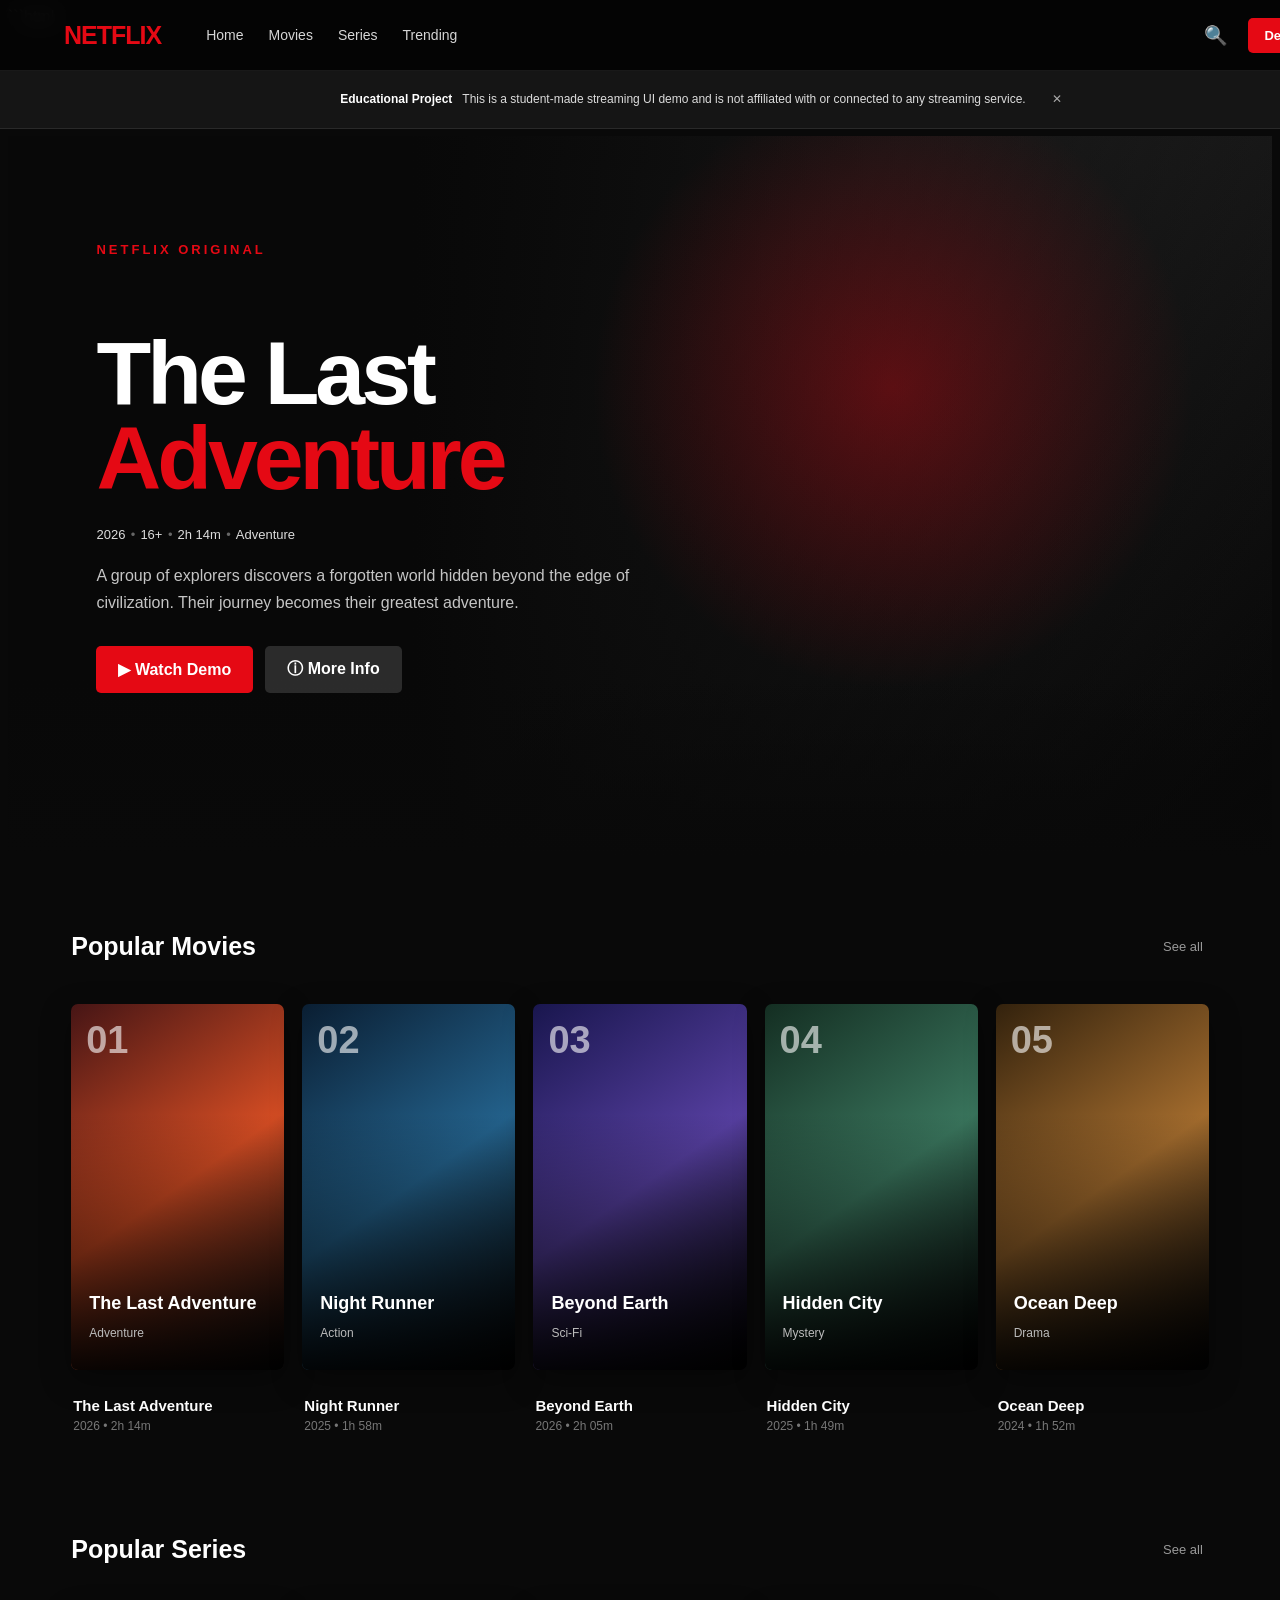
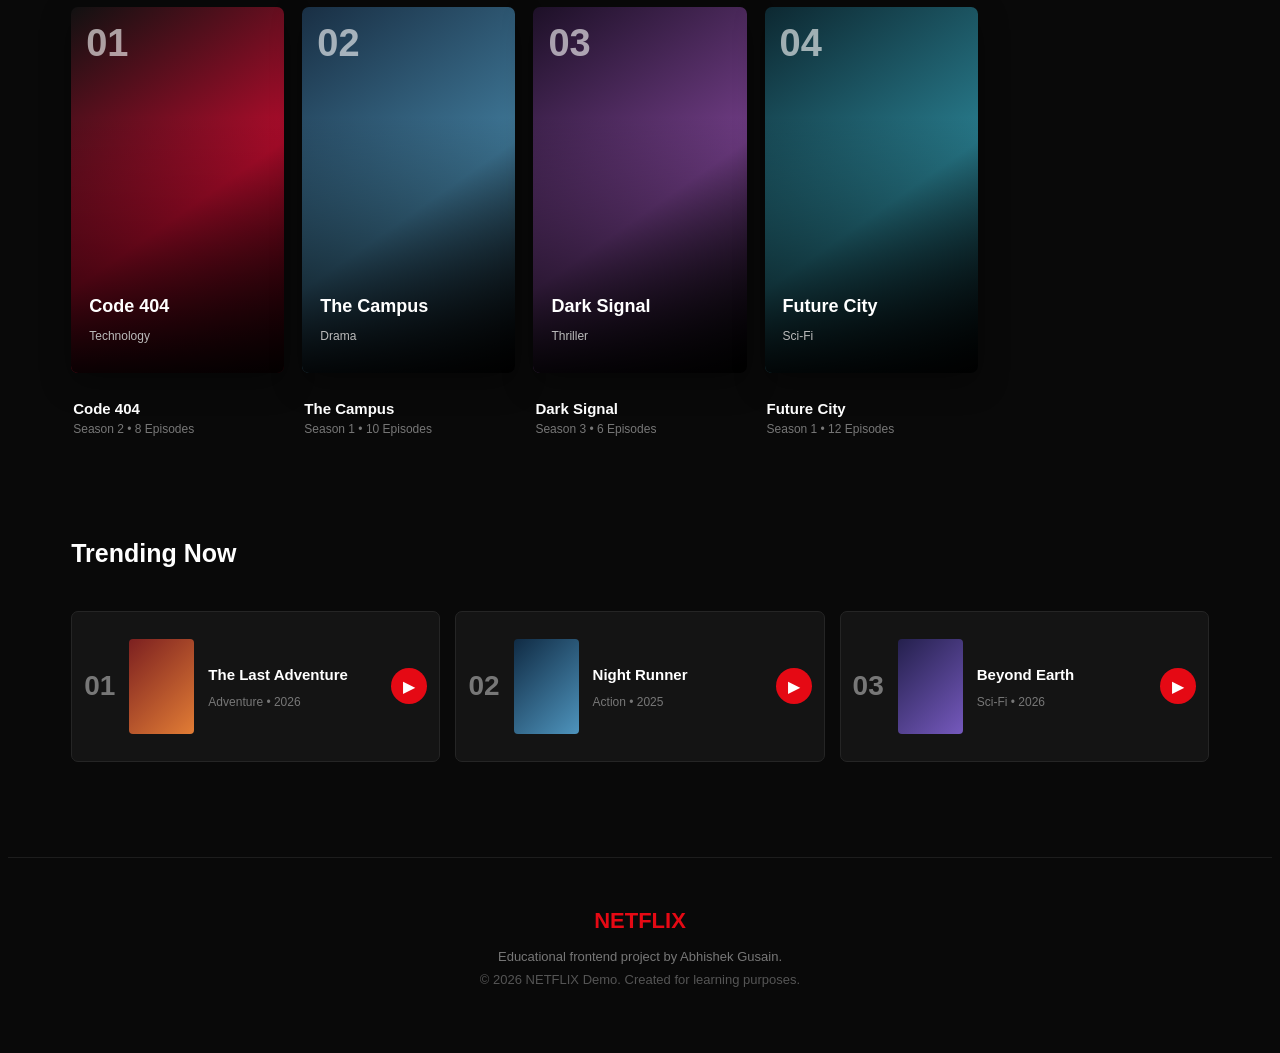
<file: index.html>
```html
<!DOCTYPE html>
<html lang="en">
<head>
    <meta charset="UTF-8">
    <meta name="viewport" content="width=device-width, initial-scale=1.0">

    <meta name="description"
          content="StreamBox - Educational streaming platform UI project built with HTML, CSS and JavaScript.">

    <meta name="robots" content="index, follow">

    <title>NETFLIX | Educational Streaming Demo</title>

    <link rel="stylesheet" href="NETFLIX.css">
</head>

<body>

    <!-- ================= HEADER ================= -->
    <header class="navbar">

        <div class="nav-left"> <a href="#" class="logo" id="logo"> <span>NETFLIX</span> </a>

            <nav class="nav-links">
                <a href="#home">Home</a>
                <a href="#movies">Movies</a>
                <a href="#series">Series</a>
                <a href="#trending">Trending</a>
            </nav>
        </div>

        <div class="nav-right">

            <button class="search-btn" id="searchBtn" aria-label="Search">
                🔍
            </button>

            <button class="demo-btn" id="demoBtn">
                Demo Info
            </button>

        </div>

    </header>


    <!-- ================= SEARCH ================= -->
    <div class="search-box" id="searchBox">

        <input
            type="text"
            id="searchInput"
            placeholder="Search movies and series..."
            autocomplete="off"
        >

        <button id="closeSearch" aria-label="Close search">
            ✕
        </button>

    </div>


    <!-- ================= DEMO NOTICE ================= -->
    <div class="project-notice">
        <strong>Educational Project</strong>
        <span>
            This is a student-made streaming UI demo and is not affiliated with
            or connected to any streaming service.
        </span>

        <button id="closeNotice" aria-label="Close notice">
            ✕
        </button>
    </div>


    <!-- ================= HERO ================= -->
    <main id="home">

        <section class="hero">

            <div class="hero-overlay"></div>

            <div class="hero-content">

                <p class="small-label">
                    NETFLIX ORIGINAL
                </p>

                <h1>
                    The Last<br>
                    <span>Adventure</span>
                </h1>

                <div class="hero-meta">
                    <span>2026</span>
                    <span>16+</span>
                    <span>2h 14m</span>
                    <span>Adventure</span>
                </div>

                <p class="hero-description">
                    A group of explorers discovers a forgotten world hidden
                    beyond the edge of civilization. Their journey becomes
                    their greatest adventure.
                </p>

                <div class="hero-buttons">

                    <button class="primary-btn" id="watchHero">
                        ▶ Watch Demo
                    </button>

                    <button class="secondary-btn" id="moreInfo">
                        ⓘ More Info
                    </button>

                </div>

            </div>

        </section>


        <!-- ================= MOVIES ================= -->
        <section class="content-section" id="movies">

            <div class="section-heading">
                <h2>Popular Movies</h2>
                <button class="see-all" data-section="movies">
                    See all
                </button>
            </div>

            <div class="movie-row" id="movieRow">

                <article class="movie-card"
                         data-title="The Last Adventure"
                         data-category="Adventure">

                    <div class="poster poster-one">
                        <span class="poster-number">01</span>
                        <div>
                            <h3>The Last Adventure</h3>
                            <p>Adventure</p>
                        </div>
                    </div>

                    <div class="card-info">
                        <h3>The Last Adventure</h3>
                        <span>2026 • 2h 14m</span>
                    </div>

                </article>


                <article class="movie-card"
                         data-title="Night Runner"
                         data-category="Action">

                    <div class="poster poster-two">
                        <span class="poster-number">02</span>
                        <div>
                            <h3>Night Runner</h3>
                            <p>Action</p>
                        </div>
                    </div>

                    <div class="card-info">
                        <h3>Night Runner</h3>
                        <span>2025 • 1h 58m</span>
                    </div>

                </article>


                <article class="movie-card"
                         data-title="Beyond Earth"
                         data-category="Sci-Fi">

                    <div class="poster poster-three">
                        <span class="poster-number">03</span>
                        <div>
                            <h3>Beyond Earth</h3>
                            <p>Sci-Fi</p>
                        </div>
                    </div>

                    <div class="card-info">
                        <h3>Beyond Earth</h3>
                        <span>2026 • 2h 05m</span>
                    </div>

                </article>


                <article class="movie-card"
                         data-title="Hidden City"
                         data-category="Mystery">

                    <div class="poster poster-four">
                        <span class="poster-number">04</span>
                        <div>
                            <h3>Hidden City</h3>
                            <p>Mystery</p>
                        </div>
                    </div>

                    <div class="card-info">
                        <h3>Hidden City</h3>
                        <span>2025 • 1h 49m</span>
                    </div>

                </article>


                <article class="movie-card"
                         data-title="Ocean Deep"
                         data-category="Drama">

                    <div class="poster poster-five">
                        <span class="poster-number">05</span>
                        <div>
                            <h3>Ocean Deep</h3>
                            <p>Drama</p>
                        </div>
                    </div>

                    <div class="card-info">
                        <h3>Ocean Deep</h3>
                        <span>2024 • 1h 52m</span>
                    </div>

                </article>

            </div>

        </section>


        <!-- ================= SERIES ================= -->
        <section class="content-section" id="series">

            <div class="section-heading">
                <h2>Popular Series</h2>
                <button class="see-all">
                    See all
                </button>
            </div>

            <div class="movie-row">

                <article class="movie-card"
                         data-title="Code 404"
                         data-category="Technology">

                    <div class="poster series-one">
                        <span class="poster-number">01</span>
                        <div>
                            <h3>Code 404</h3>
                            <p>Technology</p>
                        </div>
                    </div>

                    <div class="card-info">
                        <h3>Code 404</h3>
                        <span>Season 2 • 8 Episodes</span>
                    </div>

                </article>


                <article class="movie-card"
                         data-title="The Campus"
                         data-category="Drama">

                    <div class="poster series-two">
                        <span class="poster-number">02</span>
                        <div>
                            <h3>The Campus</h3>
                            <p>Drama</p>
                        </div>
                    </div>

                    <div class="card-info">
                        <h3>The Campus</h3>
                        <span>Season 1 • 10 Episodes</span>
                    </div>

                </article>


                <article class="movie-card"
                         data-title="Dark Signal"
                         data-category="Thriller">

                    <div class="poster series-three">
                        <span class="poster-number">03</span>
                        <div>
                            <h3>Dark Signal</h3>
                            <p>Thriller</p>
                        </div>
                    </div>

                    <div class="card-info">
                        <h3>Dark Signal</h3>
                        <span>Season 3 • 6 Episodes</span>
                    </div>

                </article>


                <article class="movie-card"
                         data-title="Future City"
                         data-category="Sci-Fi">

                    <div class="poster series-four">
                        <span class="poster-number">04</span>
                        <div>
                            <h3>Future City</h3>
                            <p>Sci-Fi</p>
                        </div>
                    </div>

                    <div class="card-info">
                        <h3>Future City</h3>
                        <span>Season 1 • 12 Episodes</span>
                    </div>

                </article>

            </div>

        </section>


        <!-- ================= TRENDING ================= -->
        <section class="content-section" id="trending">

            <div class="section-heading">
                <h2>Trending Now</h2>
            </div>

            <div class="trending-list">

                <div class="trending-item">
                    <span class="rank">01</span>
                    <div class="trend-poster trend-one"></div>
                    <div class="trend-info">
                        <h3>The Last Adventure</h3>
                        <p>Adventure • 2026</p>
                    </div>
                    <button class="play-small">▶</button>
                </div>

                <div class="trending-item">
                    <span class="rank">02</span>
                    <div class="trend-poster trend-two"></div>
                    <div class="trend-info">
                        <h3>Night Runner</h3>
                        <p>Action • 2025</p>
                    </div>
                    <button class="play-small">▶</button>
                </div>

                <div class="trending-item">
                    <span class="rank">03</span>
                    <div class="trend-poster trend-three"></div>
                    <div class="trend-info">
                        <h3>Beyond Earth</h3>
                        <p>Sci-Fi • 2026</p>
                    </div>
                    <button class="play-small">▶</button>
                </div>

            </div>

        </section>

    </main>


    <!-- ================= MODAL ================= -->
    <div class="modal" id="infoModal">

        <div class="modal-content">

            <button class="modal-close" id="modalClose">
                ✕
            </button>

            <span class="modal-label">
                EDUCATIONAL DEMO
            </span>

            <h2>About NETFLIX</h2>

            <p>
                NETFLIX is a frontend streaming-platform concept created
                for learning HTML, CSS and JavaScript.
            </p>

            <p>
                No real account, password, payment information or personal
                credentials are requested or stored by this demo.
            </p>

            <button class="primary-btn" id="modalOkay">
                Got it
            </button>

        </div>

    </div>


    <!-- ================= FOOTER ================= -->
    <footer>

        <div class="footer-logo">
            <span>NETFLIX</span>
        </div>

        <p>
            Educational frontend project by Abhishek Gusain.
        </p>

        <p class="copyright">
            © 2026 NETFLIX Demo. Created for learning purposes.
        </p>

    </footer>


    <script src="NETFLIX.js"></script>

</body>
</html>
</file>
<file: NETFLIX.css>
```css
/* =====================================================
   STREAMBOX - EDUCATIONAL STREAMING UI
   ===================================================== */

* {
    margin: 0;
    padding: 0;
    box-sizing: border-box;
}

html {
    scroll-behavior: smooth;
}

body {
    background: #090909;
    color: #ffffff;
    font-family: Arial, Helvetica, sans-serif;
    overflow-x: hidden;
}

button,
a,
input {
    font: inherit;
}

button {
    cursor: pointer;
}

a {
    color: inherit;
    text-decoration: none;
}


/* =====================================================
   NAVBAR
   ===================================================== */

.navbar {
    position: fixed;
    top: 0;
    left: 0;
    width: 100%;
    height: 70px;
    padding: 0 5%;
    display: flex;
    justify-content: space-between;
    align-items: center;
    z-index: 1000;
    background: rgba(5, 5, 5, 0.92);
    border-bottom: 1px solid rgba(255, 255, 255, 0.08);
    backdrop-filter: blur(10px);
}

.nav-left {
    display: flex;
    align-items: center;
    gap: 45px;
}

.logo {
    font-size: 25px;
    font-weight: 900;
    letter-spacing: -1px;
}

.logo span,
.footer-logo span {
    color: #e50914;
}

.nav-links {
    display: flex;
    gap: 25px;
}

.nav-links a {
    color: #d6d6d6;
    font-size: 14px;
    transition: 0.25s;
}

.nav-links a:hover {
    color: #ffffff;
}

.nav-right {
    display: flex;
    align-items: center;
    gap: 12px;
}

.search-btn,
.demo-btn {
    border: none;
    border-radius: 5px;
}

.search-btn {
    width: 40px;
    height: 40px;
    color: #ffffff;
    background: transparent;
    font-size: 19px;
}

.search-btn:hover {
    background: rgba(255, 255, 255, 0.1);
}

.demo-btn {
    padding: 10px 16px;
    color: #ffffff;
    background: #e50914;
    font-size: 13px;
    font-weight: 700;
}

.demo-btn:hover {
    background: #b20710;
}


/* =====================================================
   SEARCH
   ===================================================== */

.search-box {
    position: fixed;
    top: 70px;
    right: 5%;
    width: 350px;
    padding: 12px;
    display: none;
    align-items: center;
    gap: 8px;
    z-index: 999;
    background: #181818;
    border: 1px solid #333;
    border-radius: 7px;
}

.search-box.active {
    display: flex;
}

.search-box input {
    flex: 1;
    min-width: 0;
    padding: 11px 13px;
    color: #ffffff;
    background: #252525;
    border: 1px solid #444;
    border-radius: 5px;
    outline: none;
}

.search-box input:focus {
    border-color: #777;
}

.search-box button {
    border: none;
    color: #ffffff;
    background: transparent;
    font-size: 18px;
}


/* =====================================================
   PROJECT NOTICE
   ===================================================== */

.project-notice {
    position: fixed;
    top: 70px;
    left: 0;
    width: 100%;
    min-height: 40px;
    padding: 9px 5%;
    display: flex;
    justify-content: center;
    align-items: center;
    gap: 10px;
    z-index: 900;
    color: #dcdcdc;
    background: #151515;
    border-bottom: 1px solid #292929;
    font-size: 12px;
    text-align: center;
}

.project-notice strong {
    color: #ffffff;
}

.project-notice button {
    border: none;
    color: #aaa;
    background: transparent;
    margin-left: 10px;
}


/* =====================================================
   HERO
   ===================================================== */

.hero {
    min-height: 720px;
    margin-top: 110px;
    position: relative;
    display: flex;
    align-items: center;
    overflow: hidden;

    background:
        radial-gradient(
            circle at 70% 35%,
            rgba(229, 9, 20, 0.35),
            transparent 30%
        ),
        linear-gradient(
            90deg,
            #080808 0%,
            #080808 32%,
            rgba(8, 8, 8, 0.7) 58%,
            rgba(8, 8, 8, 0.15) 100%
        ),
        linear-gradient(
            135deg,
            #111111,
            #252525 45%,
            #050505
        );
}

.hero::after {
    content: "";
    position: absolute;
    inset: auto 0 0;
    height: 180px;
    background: linear-gradient(transparent, #090909);
}

.hero-content {
    position: relative;
    z-index: 2;
    width: min(620px, 90%);
    margin-left: 7%;
    padding-bottom: 70px;
}

.small-label {
    color: #e50914;
    font-size: 13px;
    font-weight: 800;
    letter-spacing: 3px;
    margin-bottom: 20px;
}

.hero h1 {
    font-size: clamp(50px, 7vw, 90px);
    line-height: 0.95;
    margin-bottom: 25px;
    letter-spacing: -4px;
}

.hero h1 span {
    color: #e50914;
}

.hero-meta {
    display: flex;
    flex-wrap: wrap;
    gap: 15px;
    margin-bottom: 20px;
    color: #dddddd;
    font-size: 13px;
}

.hero-meta span {
    position: relative;
}

.hero-meta span:not(:last-child)::after {
    content: "•";
    position: absolute;
    right: -10px;
    color: #666;
}

.hero-description {
    max-width: 560px;
    color: #c5c5c5;
    line-height: 1.7;
    font-size: 16px;
}

.hero-buttons {
    display: flex;
    gap: 12px;
    margin-top: 30px;
}

.primary-btn,
.secondary-btn {
    border: none;
    border-radius: 5px;
    padding: 13px 22px;
    font-weight: 700;
    transition: 0.25s;
}

.primary-btn {
    color: #ffffff;
    background: #e50914;
}

.primary-btn:hover {
    background: #b20710;
    transform: translateY(-2px);
}

.secondary-btn {
    color: #ffffff;
    background: rgba(255, 255, 255, 0.14);
}

.secondary-btn:hover {
    background: rgba(255, 255, 255, 0.24);
}


/* =====================================================
   CONTENT
   ===================================================== */

.content-section {
    width: 90%;
    max-width: 1400px;
    margin: 0 auto;
    padding: 55px 0 15px;
    scroll-margin-top: 100px;
}

.section-heading {
    display: flex;
    justify-content: space-between;
    align-items: center;
    margin-bottom: 22px;
}

.section-heading h2 {
    font-size: 25px;
}

.see-all {
    border: none;
    color: #999;
    background: transparent;
    font-size: 13px;
}

.see-all:hover {
    color: #ffffff;
}


/* =====================================================
   MOVIE ROW
   ===================================================== */

.movie-row {
    display: grid;
    grid-template-columns: repeat(5, 1fr);
    gap: 18px;
}

.movie-card {
    min-width: 0;
    cursor: pointer;
    transition: transform 0.3s ease;
}

.movie-card:hover {
    transform: translateY(-7px);
}

.poster {
    height: 330px;
    position: relative;
    overflow: hidden;
    display: flex;
    flex-direction: column;
    justify-content: flex-end;
    padding: 18px;
    border-radius: 7px;
    background-size: cover;
    background-position: center;
    box-shadow: 0 10px 30px rgba(0, 0, 0, 0.35);
}

.poster::before {
    content: "";
    position: absolute;
    inset: 0;
    background:
        linear-gradient(
            transparent 30%,
            rgba(0, 0, 0, 0.92) 100%
        );
}

.poster > div {
    position: relative;
    z-index: 2;
}

.poster h3 {
    font-size: 18px;
    margin-bottom: 5px;
}

.poster p {
    color: #bbb;
    font-size: 12px;
}

.poster-number {
    position: absolute;
    top: 15px;
    left: 15px;
    z-index: 2;
    color: rgba(255, 255, 255, 0.6);
    font-size: 38px;
    font-weight: 900;
}

.poster-one {
    background:
        linear-gradient(145deg, #461515, #d34c23 50%, #111);
}

.poster-two {
    background:
        linear-gradient(145deg, #0a1e32, #23618b 50%, #090909);
}

.poster-three {
    background:
        linear-gradient(145deg, #19164e, #563fa0 50%, #050505);
}

.poster-four {
    background:
        linear-gradient(145deg, #142e22, #39745c 50%, #060606);
}

.poster-five {
    background:
        linear-gradient(145deg, #33220d, #a26b2d 50%, #070707);
}

.series-one {
    background:
        linear-gradient(145deg, #111, #b20c2c 55%, #34030a);
}

.series-two {
    background:
        linear-gradient(145deg, #192f44, #3f7898 55%, #080808);
}

.series-three {
    background:
        linear-gradient(145deg, #1d1027, #713d86 55%, #050505);
}

.series-four {
    background:
        linear-gradient(145deg, #0d2831, #287b8c 55%, #030708);
}

.card-info {
    padding: 12px 2px;
}

.card-info h3 {
    font-size: 15px;
    margin-bottom: 5px;
}

.card-info span {
    color: #777;
    font-size: 12px;
}


/* =====================================================
   TRENDING
   ===================================================== */

.trending-list {
    display: grid;
    grid-template-columns: repeat(3, 1fr);
    gap: 15px;
}

.trending-item {
    min-height: 125px;
    display: flex;
    align-items: center;
    gap: 14px;
    padding: 12px;
    background: #141414;
    border: 1px solid #252525;
    border-radius: 7px;
}

.rank {
    color: #777;
    font-size: 28px;
    font-weight: 900;
}

.trend-poster {
    width: 65px;
    height: 95px;
    flex-shrink: 0;
    border-radius: 4px;
}

.trend-one {
    background: linear-gradient(135deg, #7c2020, #e27d35);
}

.trend-two {
    background: linear-gradient(135deg, #102b44, #4e94bd);
}

.trend-three {
    background: linear-gradient(135deg, #24204d, #7559bd);
}

.trend-info {
    flex: 1;
}

.trend-info h3 {
    font-size: 15px;
    margin-bottom: 8px;
}

.trend-info p {
    color: #777;
    font-size: 12px;
}

.play-small {
    width: 36px;
    height: 36px;
    border: none;
    border-radius: 50%;
    color: #ffffff;
    background: #e50914;
}


/* =====================================================
   MODAL
   ===================================================== */

.modal {
    position: fixed;
    inset: 0;
    display: none;
    align-items: center;
    justify-content: center;
    z-index: 2000;
    padding: 20px;
    background: rgba(0, 0, 0, 0.82);
}

.modal.active {
    display: flex;
}

.modal-content {
    position: relative;
    width: min(500px, 100%);
    padding: 40px;
    border: 1px solid #333;
    border-radius: 10px;
    background: #171717;
    box-shadow: 0 25px 80px rgba(0, 0, 0, 0.7);
}

.modal-close {
    position: absolute;
    top: 15px;
    right: 15px;
    border: none;
    color: #aaa;
    background: transparent;
    font-size: 20px;
}

.modal-label {
    color: #e50914;
    font-size: 12px;
    font-weight: 800;
    letter-spacing: 2px;
}

.modal-content h2 {
    margin: 15px 0;
    font-size: 30px;
}

.modal-content p {
    color: #aaa;
    line-height: 1.7;
    margin-bottom: 15px;
}


/* =====================================================
   FOOTER
   ===================================================== */

footer {
    margin-top: 80px;
    padding: 50px 5%;
    text-align: center;
    color: #777;
    border-top: 1px solid #1d1d1d;
}

.footer-logo {
    color: #ffffff;
    font-size: 22px;
    font-weight: 900;
    margin-bottom: 15px;
}

footer p {
    font-size: 13px;
    margin: 8px;
}

.copyright {
    color: #555;
}


/* =====================================================
   SEARCH RESULT
   ===================================================== */

.movie-card.hidden {
    display: none;
}

.no-results {
    display: none;
    padding: 25px 0;
    color: #888;
}

.no-results.active {
    display: block;
}


/* =====================================================
   RESPONSIVE
   ===================================================== */

@media (max-width: 1100px) {

    .movie-row {
        grid-template-columns: repeat(4, 1fr);
    }

    .trending-list {
        grid-template-columns: 1fr 1fr;
    }

    .poster {
        height: 290px;
    }
}


@media (max-width: 800px) {

    .navbar {
        padding: 0 4%;
    }

    .nav-left {
        gap: 20px;
    }

    .nav-links {
        display: none;
    }

    .project-notice {
        font-size: 10px;
    }

    .hero {
        min-height: 650px;
    }

    .hero-content {
        margin-left: 5%;
    }

    .movie-row {
        grid-template-columns: repeat(3, 1fr);
    }

    .poster {
        height: 280px;
    }

    .trending-list {
        grid-template-columns: 1fr;
    }
}


@media (max-width: 560px) {

    .logo {
        font-size: 20px;
    }

    .demo-btn {
        padding: 8px 10px;
        font-size: 11px;
    }

    .project-notice span {
        display: none;
    }

    .hero {
        min-height: 600px;
    }

    .hero h1 {
        font-size: 48px;
        letter-spacing: -2px;
    }

    .hero-description {
        font-size: 14px;
    }

    .hero-buttons {
        flex-direction: column;
        width: 170px;
    }

    .movie-row {
        grid-template-columns: repeat(2, 1fr);
        gap: 12px;
    }

    .poster {
        height: 260px;
        padding: 12px;
    }

    .poster h3 {
        font-size: 14px;
    }

    .poster-number {
        font-size: 28px;
    }

    .content-section {
        width: 92%;
    }

    .search-box {
        width: 90%;
        right: 5%;
    }

    .modal-content {
        padding: 30px 22px;
    }
}


@media (max-width: 360px) {

    .movie-row {
        grid-template-columns: 1fr;
    }

    .poster {
        height: 340px;
    }

    .nav-right {
        gap: 2px;
    }
}
</file>
